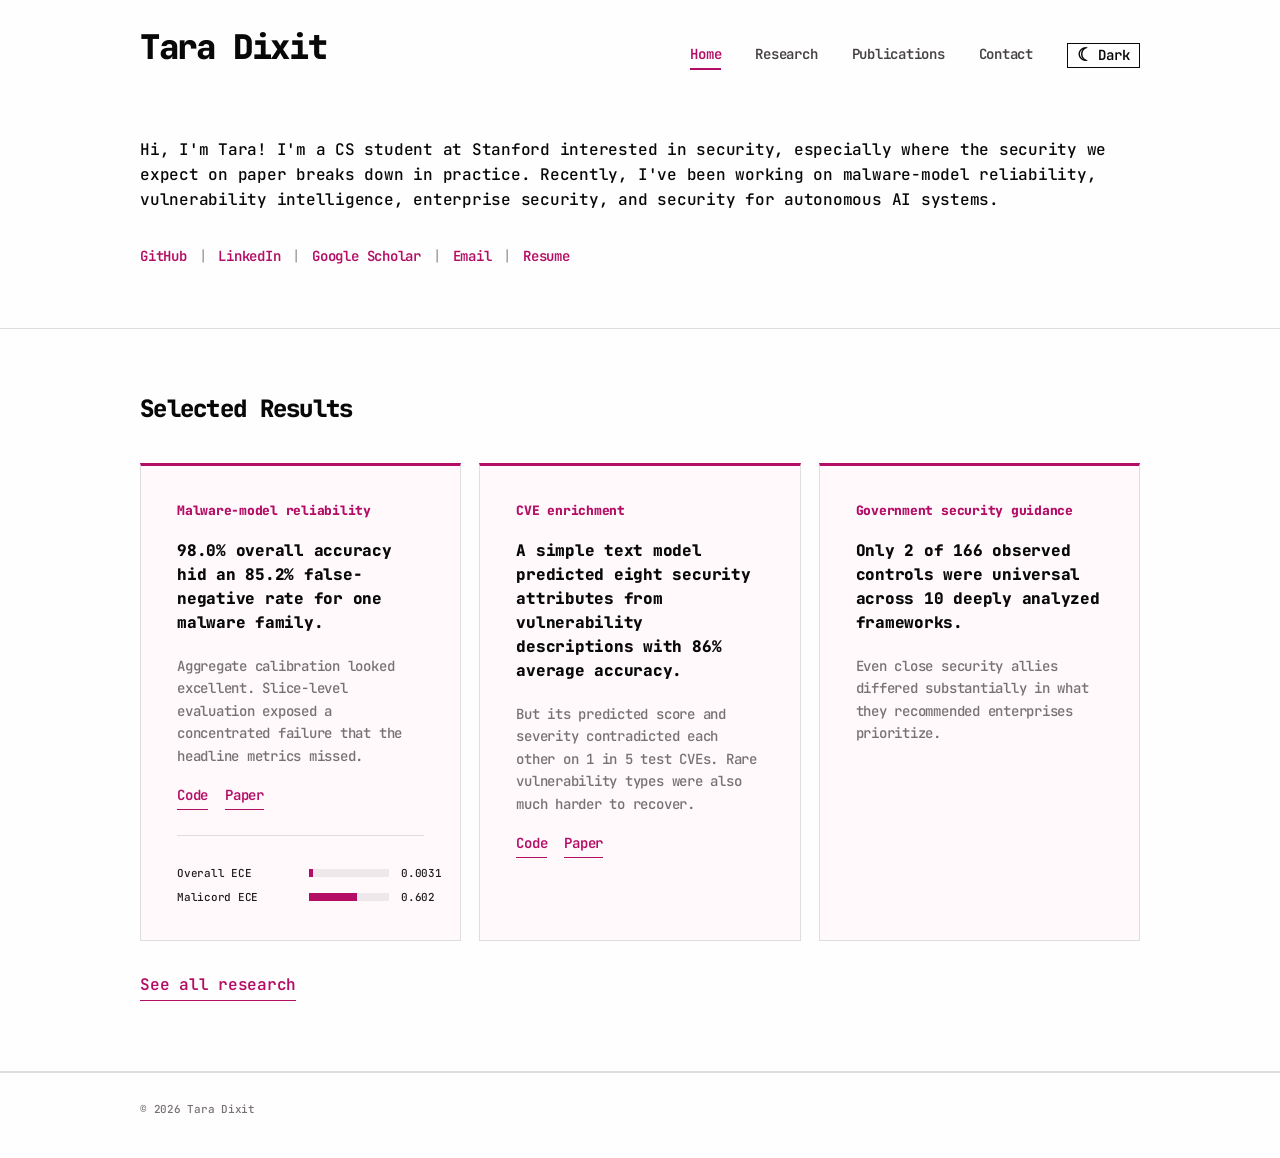
<file: index.html>
<!DOCTYPE html>
<html lang="en">

<head>
  <meta charset="UTF-8">
  <meta name="viewport" content="width=device-width, initial-scale=1.0">

  <title>Tara Dixit</title>

  <meta
    name="description"
    content="Tara Dixit is a Stanford computer science student working on AI security, empirical security, model reliability, and security engineering."
  >

  <link rel="canonical" href="https://taradixit.com/">
  <meta name="theme-color" content="#b30d65">

  <link rel="stylesheet" href="/style.css?v=40">
  <script src="/theme.js?v=3"></script>

  <link rel="icon" href="/assets/favicon.ico" sizes="any">
  <link rel="icon" type="image/png" sizes="32x32" href="/assets/favicon-32x32.png">
  <link rel="apple-touch-icon" href="/assets/apple-touch-icon.png">
</head>


<body>

  <header class="site-header">

    <div class="site-shell header-row">

      <a class="site-title" href="/">
        Tara Dixit
      </a>


      <nav class="main-nav" aria-label="Primary navigation">

        <a href="/" aria-current="page">Home</a>
        <a href="/research/">Research</a>
        <a href="/publications/">Publications</a>
        <a href="/contact/">Contact</a>
        <button class="theme-toggle" type="button" data-theme-toggle aria-label="Switch to dark mode" aria-pressed="false">
          <span class="theme-toggle-icon" data-theme-icon aria-hidden="true">☾</span>
          <span data-theme-label>Dark</span>
        </button>

      </nav>

    </div>

  </header>



  <main>


    <section class="home-hero">

      <div class="site-shell">

        <p class="home-intro">
          Hi, I'm Tara! I'm a CS student at Stanford interested in security,
          especially where the security we expect on paper breaks down in
          practice. Recently, I've been working on malware-model reliability,
          vulnerability intelligence, enterprise security, and security for
          autonomous AI systems.
        </p>


        <div class="profile-links">

          <a
            href="https://github.com/taradixit"
            target="_blank"
            rel="noopener noreferrer"
          >GitHub</a>

          <span>|</span>

          <a
            href="https://www.linkedin.com/in/taradixit/"
            target="_blank"
            rel="noopener noreferrer"
          >LinkedIn</a>

          <span>|</span>

          <a
            href="https://scholar.google.com/citations?user=Z-Bk1xRBwCAC&hl=en&oi=ao"
            target="_blank"
            rel="noopener noreferrer"
          >Google Scholar</a>

          <span>|</span>

          <a href="mailto:tdixit@stanford.edu">Email</a>

          <span>|</span>

          <a
            href="/assets/resume.pdf"
            target="_blank"
            rel="noopener noreferrer"
          >Resume</a>

        </div>

      </div>

    </section>



    <section class="home-section">

      <div class="site-shell">

        <h1 class="home-section-title">
          Selected Results
        </h1>


        <div class="result-grid">


          <article class="result-card">

            <p class="result-project">
              Malware-model reliability
            </p>

            <h2>
              98.0% overall accuracy hid an 85.2% false-negative rate for one malware family.
            </h2>

            <p>
              Aggregate calibration looked excellent. Slice-level evaluation
              exposed a concentrated failure that the headline metrics missed.
            </p>

            <div class="artifact-links">
              <a
                href="https://github.com/taradixit/ember-family-calibration"
                target="_blank"
                rel="noopener noreferrer"
              >Code</a>
              <a
                href="/assets/EMBER2024_Family_Calibration.pdf"
                target="_blank"
                rel="noopener noreferrer"
              >Paper</a>
            </div>


            <div class="mini-figure">

              <div class="figure-row">

                <span>Overall ECE</span>

                <div class="figure-track">
                  <div class="figure-bar figure-overall"></div>
                </div>

                <span>0.0031</span>

              </div>


              <div class="figure-row">

                <span>Malicord ECE</span>

                <div class="figure-track">
                  <div class="figure-bar figure-family"></div>
                </div>

                <span>0.602</span>

              </div>

            </div>

          </article>



          <article class="result-card">

            <p class="result-project">
              CVE enrichment
            </p>

            <h2>
              A simple text model predicted eight security attributes from
              vulnerability descriptions with 86% average accuracy.
            </h2>

            <p>
              But its predicted score and severity contradicted each other on
              1 in 5 test CVEs. Rare vulnerability types were also much harder
              to recover.
            </p>

            <div class="artifact-links">
              <a
                href="https://github.com/taradixit/cve-enrichment-project"
                target="_blank"
                rel="noopener noreferrer"
              >Code</a>
              <a
                href="/assets/CVE_Enrichment_Under_Distribution_Shift.pdf"
                target="_blank"
                rel="noopener noreferrer"
              >Paper</a>
            </div>

          </article>



          <article class="result-card">

            <p class="result-project">
              Government security guidance
            </p>

            <h2>
              Only 2 of 166 observed controls were universal across 10 deeply analyzed frameworks.
            </h2>

            <p>
              Even close security allies differed substantially in what they
              recommended enterprises prioritize.
            </p>

          </article>


        </div>


        <p class="section-link">
          <a href="/research/">See all research</a>
        </p>

      </div>

    </section>


  </main>



  <footer class="site-footer">

    <div class="site-shell">
      © 2026 Tara Dixit
    </div>

  </footer>


</body>

</html>
</file>
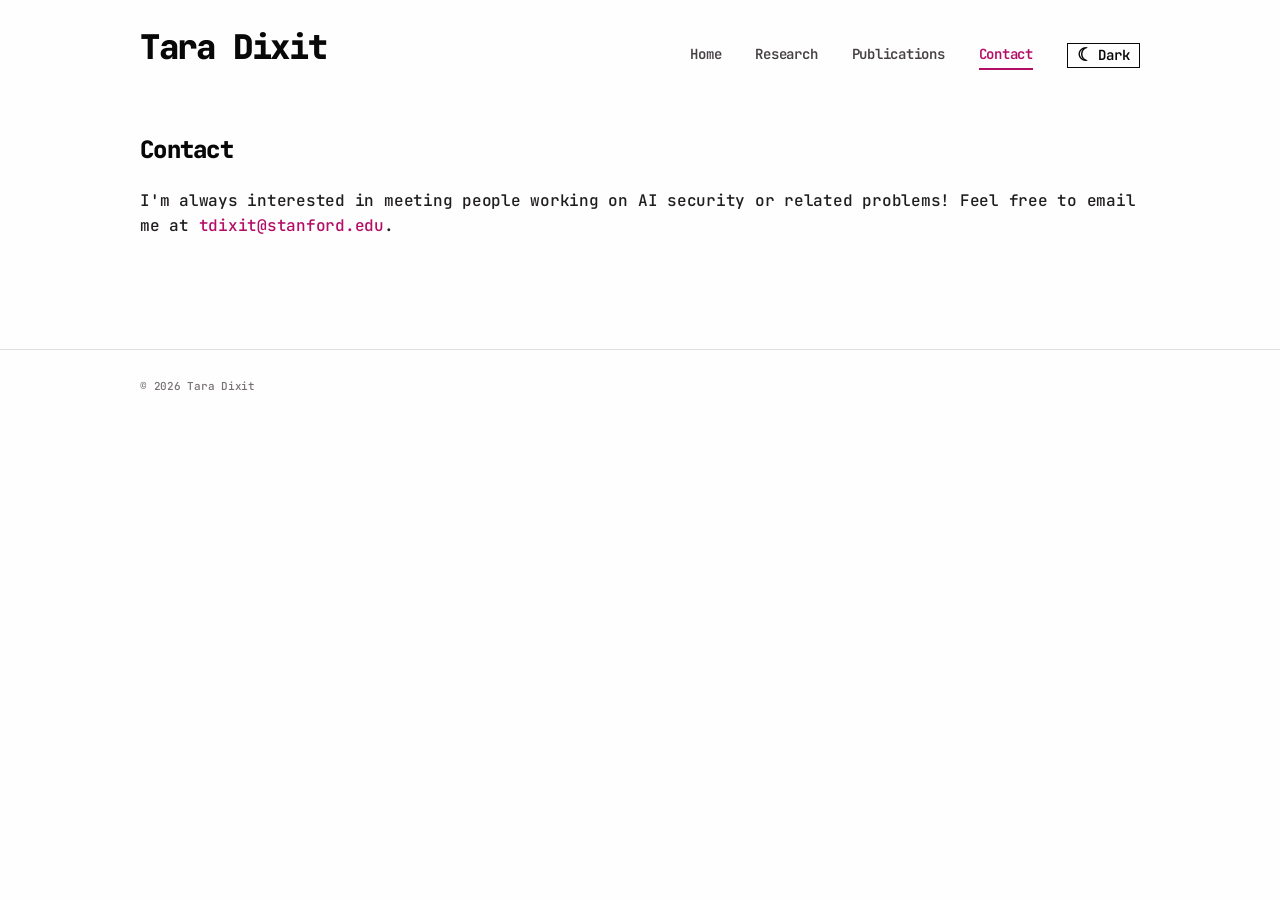
<file: contact/index.html>
<!DOCTYPE html>
<html lang="en">
<head>
  <meta charset="UTF-8">
  <meta name="viewport" content="width=device-width, initial-scale=1.0">
  <title>Contact — Tara Dixit</title>
  <meta
    name="description"
    content="Contact Tara Dixit about AI security, empirical security, or related research."
  >
  <link rel="canonical" href="https://taradixit.com/contact/">
  <meta name="theme-color" content="#b30d65">
  <link rel="stylesheet" href="/style.css?v=40">
  <script src="/theme.js?v=3"></script>

  <link rel="icon" href="/assets/favicon.ico" sizes="any">
  <link rel="icon" type="image/png" sizes="32x32" href="/assets/favicon-32x32.png">
  <link rel="apple-touch-icon" href="/assets/apple-touch-icon.png">
</head>
<body>
  <header class="site-header">
    <div class="site-shell header-row">
      <a class="site-title" href="/">
        Tara Dixit
      </a>
      <nav class="main-nav">
        <a href="/">Home</a>
        <a href="/research/">Research</a>
        <a href="/publications/">Publications</a>
        <a href="/contact/" aria-current="page">Contact</a>
        <button class="theme-toggle" type="button" data-theme-toggle aria-label="Switch to dark mode" aria-pressed="false">
          <span class="theme-toggle-icon" data-theme-icon aria-hidden="true">☾</span>
          <span data-theme-label>Dark</span>
        </button>
      </nav>
    </div>
  </header>
  <main>
    <section class="contact-main">
      <div class="site-shell">
        <h1 class="page-title">
          Contact
        </h1>
        <p class="contact-copy">
          I'm always interested in meeting people working on AI security or
          related problems! Feel free to email me at
          <a href="mailto:tdixit@stanford.edu">tdixit@stanford.edu</a>.
        </p>
      </div>
    </section>
  </main>
  <footer class="site-footer">
    <div class="site-shell">
      © 2026 Tara Dixit
    </div>
  </footer>
</body>
</html>
</file>
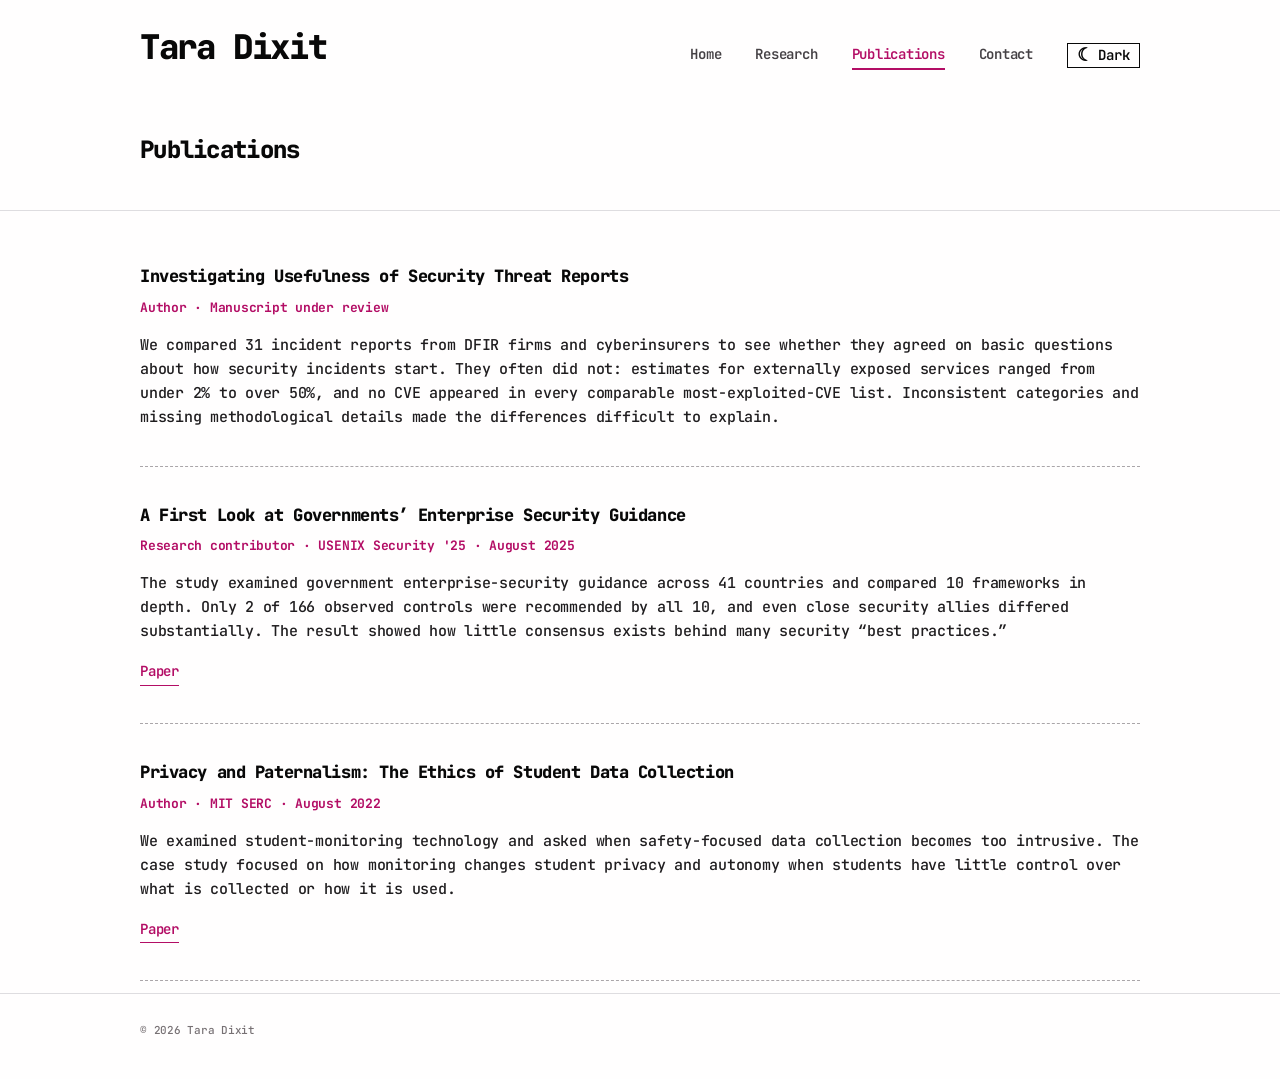
<file: publications/index.html>
<!DOCTYPE html>
<html lang="en">
<head>
  <meta charset="UTF-8">
  <meta name="viewport" content="width=device-width, initial-scale=1.0">
  <title>Publications — Tara Dixit</title>
  <meta
    name="description"
    content="Publications and research contributions by Tara Dixit."
  >
  <link rel="canonical" href="https://taradixit.com/publications/">
  <meta name="theme-color" content="#b30d65">
  <link rel="stylesheet" href="/style.css?v=40">
  <script src="/theme.js?v=3"></script>
  <link rel="icon" href="/assets/favicon.ico" sizes="any">
  <link rel="icon" type="image/png" sizes="32x32" href="/assets/favicon-32x32.png">
  <link rel="apple-touch-icon" href="/assets/apple-touch-icon.png">
</head>
<body>
  <header class="site-header">
    <div class="site-shell header-row">
      <a class="site-title" href="/">
        Tara Dixit
      </a>
      <nav class="main-nav">
        <a href="/">Home</a>
        <a href="/research/">Research</a>
        <a href="/publications/" aria-current="page">Publications</a>
        <a href="/contact/">Contact</a>
        <button class="theme-toggle" type="button" data-theme-toggle aria-label="Switch to dark mode" aria-pressed="false">
          <span class="theme-toggle-icon" data-theme-icon aria-hidden="true">☾</span>
          <span data-theme-label>Dark</span>
        </button>
      </nav>
    </div>
  </header>
  <main>
    <section class="page-hero">
      <div class="site-shell">
        <h1 class="page-title">
          Publications
        </h1>
      </div>
    </section>
    <section class="publication-list">
      <div class="site-shell">
        <article class="publication-item">
          <h2>
            Investigating Usefulness of Security Threat Reports
          </h2>
          <p class="publication-meta">
            Author · Manuscript under review
          </p>
          <p>
            We compared 31 incident reports from DFIR firms and cyberinsurers
            to see whether they agreed on basic questions about how security
            incidents start. They often did not: estimates for externally
            exposed services ranged from under 2% to over 50%, and no CVE
            appeared in every comparable most-exploited-CVE list. Inconsistent
            categories and missing methodological details made the differences
            difficult to explain.
          </p>
        </article>
        <article class="publication-item">
          <h2>
            A First Look at Governments’ Enterprise Security Guidance
          </h2>
          <p class="publication-meta">
            Research contributor · USENIX Security '25 · August 2025
          </p>
          <p>
            The study examined government enterprise-security guidance across
            41 countries and compared 10 frameworks in depth. Only 2 of 166
            observed controls were recommended by all 10, and even close
            security allies differed substantially. The result showed how
            little consensus exists behind many security “best practices.”
          </p>
          <div class="artifact-links">
            <a
              href="/assets/government-guidance.pdf"
              target="_blank"
              rel="noopener noreferrer"
            >Paper</a>
          </div>
        </article>
        <article class="publication-item">
          <h2>
            Privacy and Paternalism: The Ethics of Student Data Collection
          </h2>
          <p class="publication-meta">
            Author · MIT SERC · August 2022
          </p>
          <p>
            We examined student-monitoring technology and asked when
            safety-focused data collection becomes too intrusive. The case
            study focused on how monitoring changes student privacy and
            autonomy when students have little control over what is collected
            or how it is used.
          </p>
          <div class="artifact-links">
            <a
              href="https://mit-serc.pubpub.org/pub/privacy-and-paternalism/release/2"
              target="_blank"
              rel="noopener noreferrer"
            >Paper</a>
          </div>
        </article>
      </div>
    </section>
  </main>
  <footer class="site-footer">
    <div class="site-shell">
      © 2026 Tara Dixit
    </div>
  </footer>
</body>
</html>
</file>
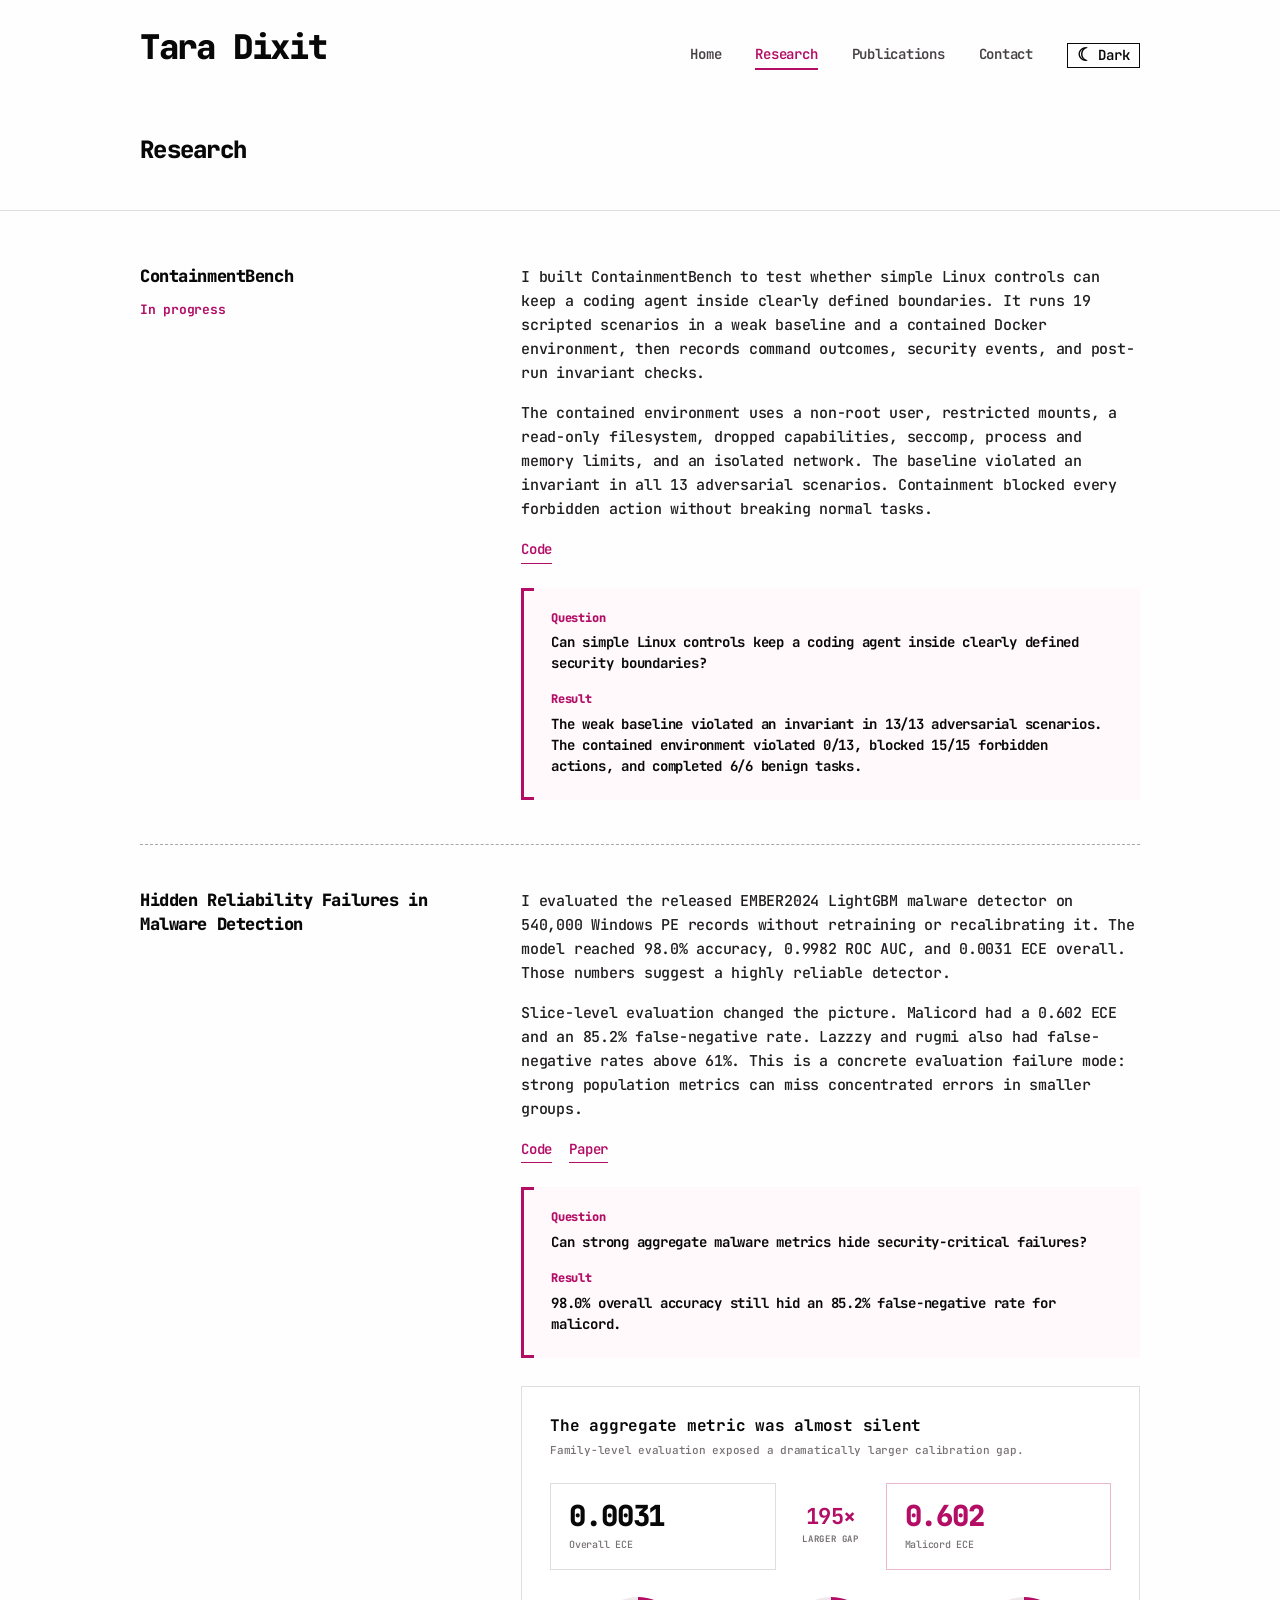
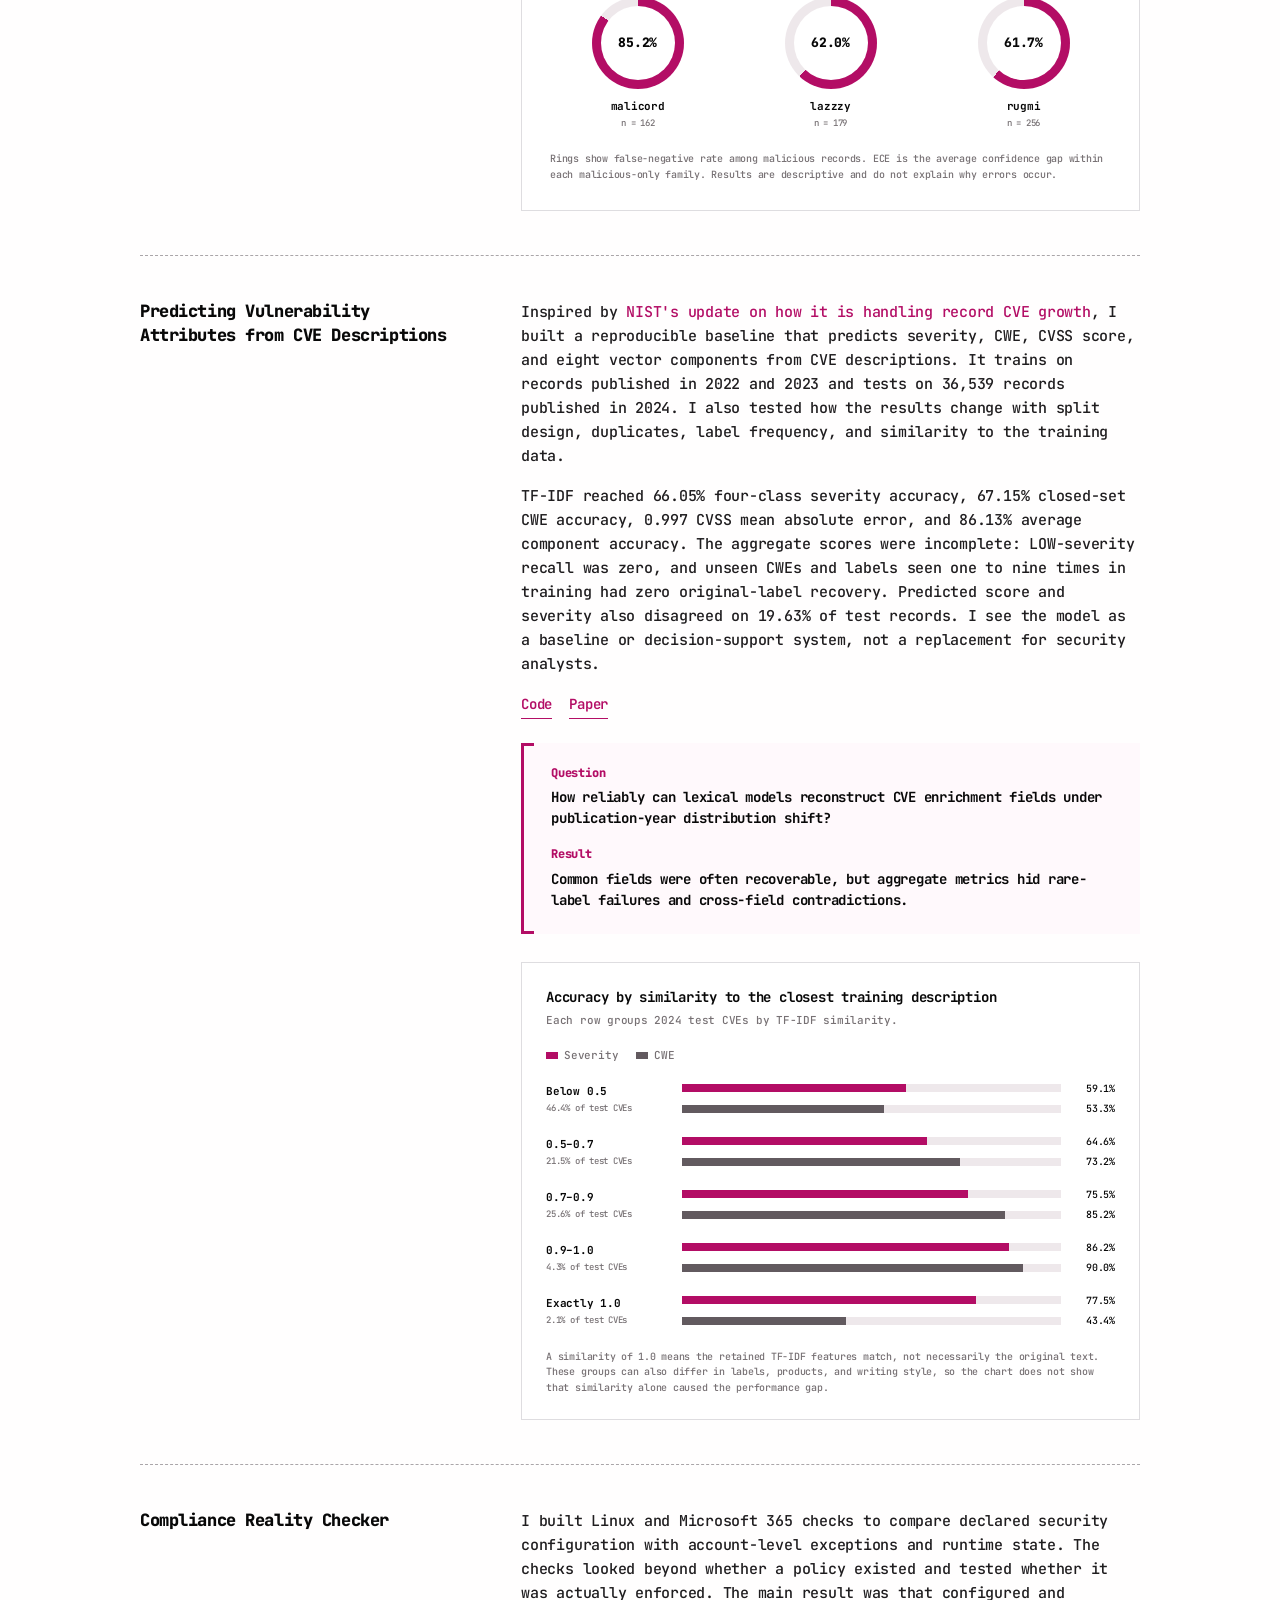
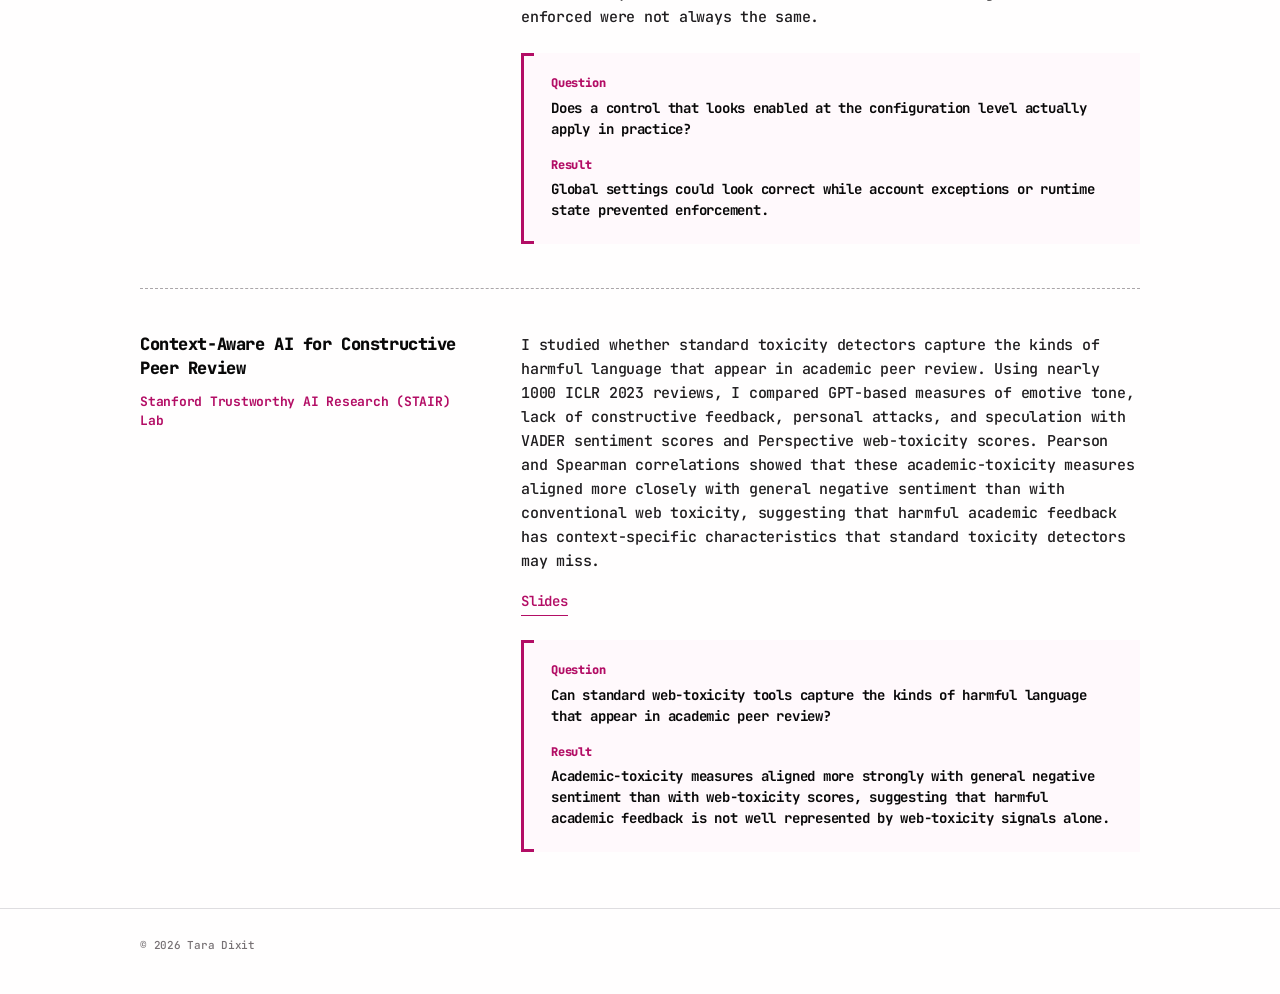
<file: research/index.html>
<!DOCTYPE html>
<html lang="en">

<head>
  <meta charset="UTF-8">
  <meta name="viewport" content="width=device-width, initial-scale=1.0">

  <title>Research — Tara Dixit</title>

  <meta
    name="description"
    content="Research by Tara Dixit in AI security, empirical security, model reliability, vulnerability intelligence, and security engineering."
  >

  <link rel="canonical" href="https://taradixit.com/research/">
  <meta name="theme-color" content="#b30d65">

  <link rel="stylesheet" href="/style.css?v=40">
  <script src="/theme.js?v=3"></script>
  <link rel="icon" href="/assets/favicon.ico" sizes="any">
  <link rel="icon" type="image/png" sizes="32x32" href="/assets/favicon-32x32.png">
  <link rel="apple-touch-icon" href="/assets/apple-touch-icon.png">
</head>


<body>

  <header class="site-header">

    <div class="site-shell header-row">

      <a class="site-title" href="/">
        Tara Dixit
      </a>


      <nav class="main-nav">

        <a href="/">Home</a>
        <a href="/research/" aria-current="page">Research</a>
        <a href="/publications/">Publications</a>
        <a href="/contact/">Contact</a>
        <button class="theme-toggle" type="button" data-theme-toggle aria-label="Switch to dark mode" aria-pressed="false">
          <span class="theme-toggle-icon" data-theme-icon aria-hidden="true">☾</span>
          <span data-theme-label>Dark</span>
        </button>

      </nav>

    </div>

  </header>



  <main>


    <section class="page-hero">

      <div class="site-shell">

        <h1 class="page-title">
          Research
        </h1>

      </div>

    </section>



    <section class="research-list">

      <div class="site-shell">


        <!-- CONTAINMENTBENCH -->

        <article class="research-entry">

          <div>

            <h2>
              ContainmentBench
            </h2>

            <p class="project-meta">
              In progress
            </p>

          </div>


          <div class="research-body">

            <p>
              I built ContainmentBench to test whether simple Linux controls can
              keep a coding agent inside clearly defined boundaries. It runs 19
              scripted scenarios in a weak baseline and a contained Docker
              environment, then records command outcomes, security events, and
              post-run invariant checks.
            </p>

            <p>
              The contained environment uses a non-root user, restricted mounts,
              a read-only filesystem, dropped capabilities, seccomp, process and
              memory limits, and an isolated network. The baseline violated an
              invariant in all 13 adversarial scenarios. Containment blocked every
              forbidden action without breaking normal tasks.
            </p>


            <div class="artifact-links">
              <a
                href="https://github.com/taradixit/containmentbench"
                target="_blank"
                rel="noopener noreferrer"
              >Code</a>
            </div>


            <div class="signal-box">

              <div class="signal-row">

                <span class="signal-label">Question</span>

                <span class="signal-text">
                  Can simple Linux controls keep a coding agent inside clearly
                  defined security boundaries?
                </span>

              </div>


              <div class="signal-row">

                <span class="signal-label">Result</span>

                <span class="signal-text">
                  The weak baseline violated an invariant in 13/13 adversarial
                  scenarios. The contained environment violated 0/13, blocked
                  15/15 forbidden actions, and completed 6/6 benign tasks.
                </span>

              </div>

            </div>


          </div>

        </article>



        <!-- EMBER -->

        <article class="research-entry">

          <div>

            <h2>
              Hidden Reliability Failures in Malware Detection
            </h2>

          </div>


          <div class="research-body">

            <p>
              I evaluated the released EMBER2024 LightGBM malware detector on
              540,000 Windows PE records without retraining or recalibrating it.
              The model reached 98.0% accuracy, 0.9982 ROC AUC, and 0.0031 ECE
              overall. Those numbers suggest a highly reliable detector.
            </p>

            <p>
              Slice-level evaluation changed the picture. Malicord had a 0.602
              ECE and an 85.2% false-negative rate. Lazzzy and rugmi also had
              false-negative rates above 61%. This is a concrete evaluation
              failure mode: strong population metrics can miss concentrated
              errors in smaller groups.
            </p>

            <div class="artifact-links">
              <a
                href="https://github.com/taradixit/ember-family-calibration"
                target="_blank"
                rel="noopener noreferrer"
              >Code</a>
              <a
                href="/assets/EMBER2024_Family_Calibration.pdf"
                target="_blank"
                rel="noopener noreferrer"
              >Paper</a>
            </div>


            <div class="signal-box">

              <div class="signal-row">

                <span class="signal-label">Question</span>

                <span class="signal-text">
                  Can strong aggregate malware metrics hide security-critical
                  failures?
                </span>

              </div>


              <div class="signal-row">

                <span class="signal-label">Result</span>

                <span class="signal-text">
                  98.0% overall accuracy still hid an 85.2% false-negative
                  rate for malicord.
                </span>

              </div>

            </div>


            <figure class="family-contrast">

              <figcaption>
                <strong>The aggregate metric was almost silent</strong>
                <span>
                  Family-level evaluation exposed a dramatically larger calibration gap.
                </span>
              </figcaption>

              <div class="ece-contrast">
                <div class="contrast-metric">
                  <span class="contrast-value">0.0031</span>
                  <span class="contrast-label">Overall ECE</span>
                </div>

                <div
                  class="contrast-ratio"
                  aria-label="Malicord ECE was about 195 times the overall ECE"
                >
                  <strong>195×</strong>
                  <span>larger gap</span>
                </div>

                <div class="contrast-metric contrast-family">
                  <span class="contrast-value">0.602</span>
                  <span class="contrast-label">Malicord ECE</span>
                </div>
              </div>

              <div class="failure-dials" aria-label="False-negative rates by malware family">
                <div class="failure-stat">
                  <div
                    class="failure-ring"
                    style="--value: 85.2%"
                    role="img"
                    aria-label="Malicord false-negative rate: 85.2 percent"
                  ><span>85.2%</span></div>
                  <strong>malicord</strong>
                  <span>n = 162</span>
                </div>

                <div class="failure-stat">
                  <div
                    class="failure-ring"
                    style="--value: 62%"
                    role="img"
                    aria-label="Lazzzy false-negative rate: 62.0 percent"
                  ><span>62.0%</span></div>
                  <strong>lazzzy</strong>
                  <span>n = 179</span>
                </div>

                <div class="failure-stat">
                  <div
                    class="failure-ring"
                    style="--value: 61.7%"
                    role="img"
                    aria-label="Rugmi false-negative rate: 61.7 percent"
                  ><span>61.7%</span></div>
                  <strong>rugmi</strong>
                  <span>n = 256</span>
                </div>
              </div>

              <p class="chart-note">
                Rings show false-negative rate among malicious records. ECE is
                the average confidence gap within each malicious-only family.
                Results are descriptive and do not explain why errors occur.
              </p>

            </figure>


          </div>

        </article>



        <!-- CVE -->

        <article class="research-entry">

          <div>

            <h2>
              Predicting Vulnerability Attributes from CVE Descriptions
            </h2>

          </div>


          <div class="research-body">

            <p>
              Inspired by
              <a
                href="https://www.nist.gov/news-events/news/2026/04/nist-updates-nvd-operations-address-record-cve-growth"
                target="_blank"
                rel="noopener noreferrer"
              >NIST's update on how it is handling record CVE growth</a>, I
              built a reproducible baseline that predicts severity, CWE, CVSS
              score, and eight vector components from CVE descriptions. It
              trains on records published in 2022 and 2023 and tests on 36,539
              records published in 2024. I also tested how the results change
              with split design, duplicates, label frequency, and similarity
              to the training data.
            </p>

            <p>
              TF-IDF reached 66.05% four-class severity accuracy, 67.15%
              closed-set CWE accuracy, 0.997 CVSS mean absolute error, and
              86.13% average component accuracy. The aggregate scores were
              incomplete: LOW-severity recall was zero, and unseen CWEs and
              labels seen one to nine times in training had zero original-label
              recovery. Predicted score and severity also disagreed on 19.63%
              of test records. I see the model as a baseline or decision-support
              system, not a replacement for security analysts.
            </p>

            <div class="artifact-links">
              <a
                href="https://github.com/taradixit/cve-enrichment-project"
                target="_blank"
                rel="noopener noreferrer"
              >Code</a>
              <a
                href="/assets/CVE_Enrichment_Under_Distribution_Shift.pdf"
                target="_blank"
                rel="noopener noreferrer"
              >Paper</a>
            </div>


            <div class="signal-box">

              <div class="signal-row">

                <span class="signal-label">Question</span>

                <span class="signal-text">
                  How reliably can lexical models reconstruct CVE enrichment
                  fields under publication-year distribution shift?
                </span>

              </div>


              <div class="signal-row">

                <span class="signal-label">Result</span>

                <span class="signal-text">
                  Common fields were often recoverable, but aggregate metrics
                  hid rare-label failures and cross-field contradictions.
                </span>

              </div>

            </div>


            <figure class="similarity-chart">

              <figcaption>
                <strong>Accuracy by similarity to the closest training description</strong>
                <span>
                  Each row groups 2024 test CVEs by TF-IDF similarity.
                </span>
              </figcaption>

              <div class="chart-legend" aria-label="Chart legend">
                <span><i class="legend-severity"></i>Severity</span>
                <span><i class="legend-cwe"></i>CWE</span>
              </div>

              <div class="similarity-band">
                <div class="band-label">
                  <strong>Below 0.5</strong>
                  <span>46.4% of test CVEs</span>
                </div>
                <div class="band-bars">
                  <div class="bar-row">
                    <div class="bar-track"><div class="bar-fill severity-bar" style="width: 59.13%"></div></div>
                    <span>59.1%</span>
                  </div>
                  <div class="bar-row">
                    <div class="bar-track"><div class="bar-fill cwe-bar" style="width: 53.32%"></div></div>
                    <span>53.3%</span>
                  </div>
                </div>
              </div>

              <div class="similarity-band">
                <div class="band-label">
                  <strong>0.5–0.7</strong>
                  <span>21.5% of test CVEs</span>
                </div>
                <div class="band-bars">
                  <div class="bar-row">
                    <div class="bar-track"><div class="bar-fill severity-bar" style="width: 64.58%"></div></div>
                    <span>64.6%</span>
                  </div>
                  <div class="bar-row">
                    <div class="bar-track"><div class="bar-fill cwe-bar" style="width: 73.21%"></div></div>
                    <span>73.2%</span>
                  </div>
                </div>
              </div>

              <div class="similarity-band">
                <div class="band-label">
                  <strong>0.7–0.9</strong>
                  <span>25.6% of test CVEs</span>
                </div>
                <div class="band-bars">
                  <div class="bar-row">
                    <div class="bar-track"><div class="bar-fill severity-bar" style="width: 75.45%"></div></div>
                    <span>75.5%</span>
                  </div>
                  <div class="bar-row">
                    <div class="bar-track"><div class="bar-fill cwe-bar" style="width: 85.21%"></div></div>
                    <span>85.2%</span>
                  </div>
                </div>
              </div>

              <div class="similarity-band">
                <div class="band-label">
                  <strong>0.9–1.0</strong>
                  <span>4.3% of test CVEs</span>
                </div>
                <div class="band-bars">
                  <div class="bar-row">
                    <div class="bar-track"><div class="bar-fill severity-bar" style="width: 86.19%"></div></div>
                    <span>86.2%</span>
                  </div>
                  <div class="bar-row">
                    <div class="bar-track"><div class="bar-fill cwe-bar" style="width: 89.97%"></div></div>
                    <span>90.0%</span>
                  </div>
                </div>
              </div>

              <div class="similarity-band">
                <div class="band-label">
                  <strong>Exactly 1.0</strong>
                  <span>2.1% of test CVEs</span>
                </div>
                <div class="band-bars">
                  <div class="bar-row">
                    <div class="bar-track"><div class="bar-fill severity-bar" style="width: 77.49%"></div></div>
                    <span>77.5%</span>
                  </div>
                  <div class="bar-row">
                    <div class="bar-track"><div class="bar-fill cwe-bar" style="width: 43.35%"></div></div>
                    <span>43.4%</span>
                  </div>
                </div>
              </div>

              <p class="chart-note">
                A similarity of 1.0 means the retained TF-IDF features match,
                not necessarily the original text. These groups can also differ
                in labels, products, and writing style, so the chart does not
                show that similarity alone caused the performance gap.
              </p>

            </figure>

          </div>

        </article>



        <!-- COMPLIANCE -->

        <article class="research-entry">

          <div>

            <h2>
              Compliance Reality Checker
            </h2>

          </div>


          <div class="research-body">

            <p>
              I built Linux and Microsoft 365 checks to compare declared
              security configuration with account-level exceptions and runtime
              state. The checks looked beyond whether a policy existed and
              tested whether it was actually enforced. The main result was that
              configured and enforced were not always the same.
            </p>


            <div class="signal-box">

              <div class="signal-row">

                <span class="signal-label">Question</span>

                <span class="signal-text">
                  Does a control that looks enabled at the configuration level
                  actually apply in practice?
                </span>

              </div>


              <div class="signal-row">

                <span class="signal-label">Result</span>

                <span class="signal-text">
                  Global settings could look correct while account exceptions
                  or runtime state prevented enforcement.
                </span>

              </div>

            </div>

          </div>

        </article>



        <!-- TOXICITY -->

        <article class="research-entry">

          <div>

            <h2>
              Context-Aware AI for Constructive Peer Review
            </h2>

            <p class="project-meta">
              Stanford Trustworthy AI Research (STAIR) Lab
            </p>

          </div>


          <div class="research-body">

            <p>
              I studied whether standard toxicity detectors capture the kinds
              of harmful language that appear in academic peer review. Using
              nearly 1000 ICLR 2023 reviews, I compared GPT-based measures of
              emotive tone, lack of constructive feedback, personal attacks,
              and speculation with VADER sentiment scores and Perspective
              web-toxicity scores. Pearson and Spearman correlations showed
              that these academic-toxicity measures aligned more closely with
              general negative sentiment than with conventional web toxicity,
              suggesting that harmful academic feedback has context-specific
              characteristics that standard toxicity detectors may miss.
            </p>

            <div class="artifact-links">
              <a
                href="/assets/Context-Aware_AI_for_Constructive_Peer_Review.pdf"
                target="_blank"
                rel="noopener noreferrer"
              >Slides</a>
            </div>


            <div class="signal-box">

              <div class="signal-row">

                <span class="signal-label">Question</span>

                <span class="signal-text">
                  Can standard web-toxicity tools capture the kinds of harmful
                  language that appear in academic peer review?
                </span>

              </div>


              <div class="signal-row">

                <span class="signal-label">Result</span>

                <span class="signal-text">
                  Academic-toxicity measures aligned more strongly with general
                  negative sentiment than with web-toxicity scores, suggesting
                  that harmful academic feedback is not well represented by
                  web-toxicity signals alone.
                </span>

              </div>

            </div>

          </div>

        </article>


      </div>

    </section>


  </main>



  <footer class="site-footer">

    <div class="site-shell">
      © 2026 Tara Dixit
    </div>

  </footer>


</body>

</html>
</file>
<file: style.css>
@import url("https://fonts.googleapis.com/css2?family=JetBrains+Mono:wght@400;500;600;700;800&display=swap");


:root {
  --background: #fffefe;
  --surface: #fff9fc;
  --chart-surface: #fff;
  --metric-surface: rgba(255, 255, 255, 0.82);
  --track: #eee8eb;
  --secondary-bar: #625a5f;

  --text: #1f1d1f;
  --heading: #080808;
  --muted: #777174;
  --nav: #454145;
  --separator: #aaa5a8;

  --border: #dedde0;
  --border-dark: #aaa6a9;
  --card-hover-border: #ccc8cb;

  --magenta: #b30d65;
  --magenta-dark: #85094c;
  --selection: #f5ddea;

  color-scheme: light;
}


:root[data-theme="dark"] {
  --background: #111012;
  --surface: #1a171a;
  --chart-surface: #171417;
  --metric-surface: rgba(31, 27, 31, 0.9);
  --track: #332d31;
  --secondary-bar: #9b9096;

  --text: #ded7db;
  --heading: #fffafd;
  --muted: #aaa1a6;
  --nav: #d4ccd1;
  --separator: #6f666b;

  --border: #3c353a;
  --border-dark: #675c62;
  --card-hover-border: #665a61;

  --magenta: #ef5da8;
  --magenta-dark: #ff8bc4;
  --selection: #633049;

  color-scheme: dark;
}


/* =========================================================
   BASE
   ========================================================= */

* {
  box-sizing: border-box;
}


html {
  scroll-behavior: smooth;
}


body {
  margin: 0;

  background: var(--background);
  color: var(--text);

  font-family:
    "JetBrains Mono",
    monospace;

  font-size: 16px;
  line-height: 1.55;

  font-weight: 500;
  letter-spacing: -0.015em;

  -webkit-font-smoothing: antialiased;
  text-rendering: optimizeLegibility;
}


::selection {
  background: var(--selection);
  color: var(--heading);
}


/*
   Adam's site uses almost the full available width rather than
   putting everything inside a narrow centered column.
*/

.site-shell {
  width: calc(100% - 48px);
  max-width: 1000px;

  margin-left: auto;
  margin-right: auto;
}


a {
  color: var(--magenta);

  text-decoration: none;
}


a:hover {
  color: var(--magenta-dark);
}



/* =========================================================
   HEADER
   ========================================================= */

.site-header {
  padding-top: 30px;
}


.header-row {
  display: flex;
  align-items: baseline;
  justify-content: space-between;

  gap: 40px;
}


.site-title {
  color: var(--heading);

  font-size: 34px;
  line-height: 1;

  font-weight: 800;

  letter-spacing: -0.04em;
}


.site-title:hover {
  color: var(--heading);
}



/* =========================================================
   NAVIGATION
   ========================================================= */

.main-nav {
  display: flex;
  flex-wrap: wrap;
  align-items: center;

  gap: 34px;
}


.main-nav a {
  padding-bottom: 5px;

  border-bottom: 2px solid transparent;

  color: var(--nav);

  font-size: 14px;
  line-height: 1.3;

  font-weight: 600;
}


.main-nav a:hover,
.main-nav a[aria-current="page"] {
  color: var(--magenta);

  border-bottom-color: var(--magenta);
}


.theme-toggle {
  appearance: none;
  transform: translateY(-2px);

  display: inline-flex;
  align-items: center;
  gap: 5px;

  padding: 4px 9px 5px;

  cursor: pointer;
  background: transparent;
  border: 1px solid var(--heading);
  color: var(--heading);

  font: inherit;
  font-size: 14px;
  line-height: 1;
  font-weight: 600;
}


.theme-toggle:hover {
  background: var(--surface);
  color: var(--heading);
  border-color: var(--heading);
}


.theme-toggle:focus-visible {
  outline: 2px solid var(--magenta);
  outline-offset: 4px;
}


.theme-toggle-icon {
  font-family: Georgia, "Times New Roman", serif;
  font-size: 18px;
  line-height: 0.8;
}



/* =========================================================
   HOME INTRO
   ========================================================= */

.home-hero {
  padding: 68px 0 62px;

  border-bottom: 1px solid var(--border);
}


.home-intro {
  max-width: 1350px;

  margin: 0;

  color: var(--heading);

  font-size: 16px;
  line-height: 1.55;

  font-weight: 500;
}


.profile-links {
  display: flex;
  flex-wrap: wrap;

  gap: 12px;

  margin-top: 34px;

  font-size: 14px;
  line-height: 1.4;

  font-weight: 600;
}


.profile-links span {
  color: var(--separator);
}



/* =========================================================
   SELECTED RESULTS
   ========================================================= */

.home-section {
  padding: 66px 0 70px;

  border-bottom: 1px solid var(--border);
}


.home-section-title {
  margin: 0;

  color: var(--heading);

  font-size: 24px;
  line-height: 1.15;

  font-weight: 800;

  letter-spacing: -0.03em;
}


.result-grid {
  display: grid;

  grid-template-columns:
    repeat(3, minmax(0, 1fr));

  gap: 18px;

  margin-top: 40px;
}



/* =========================================================
   RESULT CARDS
   ========================================================= */

.result-card {
  min-height: 275px;

  padding: 36px;

  background: var(--surface);

  border: 1px solid var(--border);
  border-top: 3px solid var(--magenta);
}


.result-project {
  margin: 0 0 19px;

  color: var(--magenta);

  font-size: 13px;
  line-height: 1.4;

  font-weight: 800;
}


.result-card h2 {
  margin: 0;

  color: var(--heading);

  font-size: 16px;
  line-height: 1.5;

  font-weight: 800;
}


.result-card > p:last-of-type {
  margin: 20px 0 0;

  color: var(--muted);

  font-size: 14px;
  line-height: 1.6;

  font-weight: 500;
}



/* =========================================================
   MINI EMBER FIGURE
   ========================================================= */

.mini-figure {
  margin-top: 25px;
  padding-top: 20px;

  border-top: 1px solid var(--border);
}


.figure-row {
  display: grid;

  grid-template-columns:
    120px
    minmax(80px, 1fr)
    65px;

  gap: 12px;

  align-items: center;

  margin-top: 10px;

  font-size: 11px;
  line-height: 1.3;
}


.figure-track {
  height: 8px;

  overflow: hidden;

  background: var(--track);
}


.figure-bar {
  height: 100%;

  background: var(--magenta);
}


.figure-overall {
  width: 4px;
}


.figure-family {
  width: 60.2%;
}


.section-link {
  margin: 32px 0 0;
}


.section-link a,
.artifact-links a {
  display: inline-block;

  padding-bottom: 2px;

  border-bottom: 1px solid var(--magenta);

  font-weight: 600;
}



/* =========================================================
   INTERIOR PAGE HEADER
   ========================================================= */

.page-hero {
  padding: 66px 0 46px;

  border-bottom: 1px solid var(--border);
}


.page-title {
  margin: 0;

  color: var(--heading);

  font-size: 24px;
  line-height: 1.15;

  font-weight: 800;

  letter-spacing: -0.03em;
}



/* =========================================================
   RESEARCH PAGE
   ========================================================= */

.research-list {
  padding: 54px 0 12px;
}


.research-entry {
  display: grid;

  grid-template-columns:
    minmax(280px, 0.7fr)
    minmax(0, 1.3fr);

  gap: 48px;

  padding-bottom: 44px;
  margin-bottom: 44px;

  border-bottom: 1px dashed var(--border-dark);
}


.research-entry:last-child {
  margin-bottom: 0;

  border-bottom: 0;
}


.research-entry h2 {
  margin: 0 0 12px;

  color: var(--heading);

  font-size: 17px;
  line-height: 1.4;

  font-weight: 800;

  letter-spacing: -0.025em;
}


/*
   Research titles intentionally do not change color
   or move when hovered.
*/


.project-meta {
  margin: 0;

  color: var(--magenta);

  font-size: 13px;
  line-height: 1.45;

  font-weight: 700;
}


.research-body > p {
  margin: 0;

  color: var(--text);

  font-size: 15px;
  line-height: 1.6;

  font-weight: 500;
}


.research-body > p + p {
  margin-top: 16px;
}



/* =========================================================
   QUESTION / RESULT BOX
   ========================================================= */

.signal-box {
  position: relative;

  margin-top: 24px;

  padding: 23px 25px 23px 27px;

  background: var(--surface);

  border-left: 3px solid var(--magenta);
}


.signal-box::before,
.signal-box::after {
  content: "";

  position: absolute;

  left: -3px;

  width: 13px;
  height: 3px;

  background: var(--magenta);
}


.signal-box::before {
  top: 0;
}


.signal-box::after {
  bottom: 0;
}


.signal-row + .signal-row {
  margin-top: 18px;
}


.signal-label {
  display: block;

  margin-bottom: 6px;

  color: var(--magenta);

  font-size: 12px;
  line-height: 1.3;

  font-weight: 800;
}


.signal-text {
  display: block;

  color: var(--heading);

  font-size: 14px;
  line-height: 1.5;

  font-weight: 700;
}


/* =========================================================
   CVE SIMILARITY CHART
   ========================================================= */

.similarity-chart {
  margin: 28px 0 0;
  padding: 24px;

  background: var(--chart-surface);
  border: 1px solid var(--border);
}


.similarity-chart figcaption strong,
.similarity-chart figcaption span {
  display: block;
}


.similarity-chart figcaption strong {
  color: var(--heading);
  font-size: 14px;
  line-height: 1.45;
}


.similarity-chart figcaption span {
  margin-top: 5px;

  color: var(--muted);
  font-size: 11px;
  line-height: 1.5;
}


.chart-legend {
  display: flex;
  gap: 18px;

  margin-top: 18px;

  color: var(--muted);
  font-size: 11px;
}


.chart-legend span {
  display: flex;
  align-items: center;
  gap: 6px;
}


.chart-legend i {
  width: 12px;
  height: 7px;
}


.legend-severity,
.severity-bar {
  background: var(--magenta);
}


.legend-cwe,
.cwe-bar {
  background: var(--secondary-bar);
}


.similarity-band {
  display: grid;
  grid-template-columns: 120px minmax(0, 1fr);
  gap: 16px;
  align-items: center;

  margin-top: 17px;
}


.band-label strong,
.band-label span {
  display: block;
}


.band-label strong {
  color: var(--heading);
  font-size: 11px;
}


.band-label span {
  margin-top: 2px;

  color: var(--muted);
  font-size: 9px;
  line-height: 1.35;
}


.bar-row {
  display: grid;
  grid-template-columns: minmax(0, 1fr) 46px;
  gap: 8px;
  align-items: center;
}


.bar-row + .bar-row {
  margin-top: 5px;
}


.bar-track {
  height: 8px;

  overflow: hidden;
  background: var(--track);
}


.bar-fill {
  height: 100%;
}


.bar-row > span {
  color: var(--heading);
  font-size: 10px;
  text-align: right;
}


.chart-note {
  margin: 20px 0 0;

  color: var(--muted);
  font-size: 10px;
  line-height: 1.55;
}


/* =========================================================
   EMBER FAMILY CONTRAST
   ========================================================= */

.family-contrast {
  position: relative;

  margin: 28px 0 0;
  padding: 28px;

  overflow: hidden;
  background: var(--chart-surface);
  border: 1px solid var(--border);
}


.family-contrast figcaption,
.family-contrast > * {
  position: relative;
  z-index: 1;
}


.family-contrast figcaption strong,
.family-contrast figcaption span {
  display: block;
}


.family-contrast figcaption strong {
  color: var(--heading);
  font-size: 16px;
  line-height: 1.4;
}


.family-contrast figcaption span {
  margin-top: 5px;

  color: var(--muted);
  font-size: 11px;
  line-height: 1.5;
}


.ece-contrast {
  display: grid;
  grid-template-columns: minmax(0, 1fr) auto minmax(0, 1fr);
  gap: 18px;
  align-items: center;

  margin-top: 24px;
}


.contrast-metric {
  padding: 17px 18px;

  background: var(--metric-surface);
  border: 1px solid var(--border);
}


.contrast-value,
.contrast-label {
  display: block;
}


.contrast-value {
  color: var(--heading);
  font-size: 29px;
  line-height: 1;
  font-weight: 800;
  letter-spacing: -0.04em;
}


.contrast-label {
  margin-top: 7px;

  color: var(--muted);
  font-size: 10px;
}


.contrast-family {
  border-color: rgba(193, 32, 104, 0.32);
}


.contrast-family .contrast-value {
  color: var(--magenta);
}


.contrast-ratio {
  min-width: 74px;

  color: var(--muted);
  text-align: center;
}


.contrast-ratio strong,
.contrast-ratio span {
  display: block;
}


.contrast-ratio strong {
  color: var(--magenta);
  font-size: 22px;
  line-height: 1;
  letter-spacing: -0.04em;
}


.contrast-ratio span {
  margin-top: 5px;

  font-size: 9px;
  font-weight: 700;
  text-transform: uppercase;
  letter-spacing: 0.07em;
}


.failure-dials {
  display: grid;
  grid-template-columns: repeat(3, 1fr);
  gap: 18px;

  margin-top: 27px;
}


.failure-stat {
  text-align: center;
}


.failure-ring {
  --value: 0%;

  position: relative;

  display: grid;
  place-items: center;

  width: 92px;
  aspect-ratio: 1;
  margin: 0 auto;

  background: conic-gradient(var(--magenta) var(--value), var(--track) 0);
  border-radius: 50%;
}


.failure-ring::before {
  position: absolute;
  inset: 9px;

  content: "";
  background: var(--chart-surface);
  border-radius: 50%;
}


.failure-ring span {
  position: relative;
  z-index: 1;

  color: var(--heading);
  font-size: 13px;
  font-weight: 800;
}


.failure-stat > strong,
.failure-stat > span {
  display: block;
}


.failure-stat > strong {
  margin-top: 9px;

  color: var(--heading);
  font-size: 11px;
}


.failure-stat > span {
  margin-top: 2px;

  color: var(--muted);
  font-size: 9px;
}



/* =========================================================
   PUBLICATIONS
   ========================================================= */

.publication-list {
  padding: 54px 0 12px;
}


.publication-item {
  padding-bottom: 37px;
  margin-bottom: 37px;

  border-bottom: 1px dashed var(--border-dark);
}


.publication-item:last-child {
  margin-bottom: 0;
}


.publication-item h2 {
  margin: 0 0 10px;

  color: var(--heading);

  font-size: 17px;
  line-height: 1.4;

  font-weight: 800;

  letter-spacing: -0.025em;
}


.publication-meta {
  margin: 0 0 15px;

  color: var(--magenta);

  font-size: 13px;
  line-height: 1.45;

  font-weight: 700;
}


.publication-item > p:not(.publication-meta) {
  max-width: 1200px;

  margin: 0;

  color: var(--text);

  font-size: 15px;
  line-height: 1.6;

  font-weight: 500;
}


.artifact-links {
  display: flex;
  flex-wrap: wrap;

  gap: 17px;

  margin-top: 18px;

  font-size: 14px;
}



/* =========================================================
   CONTACT
   ========================================================= */

.contact-main {
  padding: 66px 0 110px;
}


.contact-copy {
  max-width: 1100px;

  margin: 24px 0 0;

  color: var(--text);

  font-size: 16px;
  line-height: 1.6;

  font-weight: 500;
}



/* =========================================================
   FOOTER
   ========================================================= */

.site-footer {
  padding: 28px 0 40px;

  border-top: 1px solid var(--border);

  color: var(--muted);

  font-size: 11px;
}



/* =========================================================
   HOME CARD INTERACTION
   ========================================================= */

@media (prefers-reduced-motion: no-preference) {

  .result-card {
    transition:
      transform 0.13s ease,
      border-color 0.13s ease;
  }


  .result-card:hover {
    transform: translateY(-2px);

    border-color: var(--card-hover-border);
    border-top-color: var(--magenta);
  }

}



/* =========================================================
   MOBILE
   ========================================================= */

@media (max-width: 850px) {

  .site-shell {
    width: calc(100% - 28px);
  }


  .site-header {
    padding-top: 22px;
  }


  .header-row {
    align-items: flex-start;
    flex-direction: column;

    gap: 22px;
  }


  .site-title {
    font-size: 28px;
  }


  .main-nav {
    gap: 19px;
  }


  .main-nav a {
    font-size: 13px;
  }


  .theme-toggle {
    font-size: 13px;
  }


  .home-hero {
    padding: 50px 0 48px;
  }


  .home-intro {
    font-size: 15px;
    line-height: 1.55;
  }


  .profile-links {
    font-size: 13px;
  }


  .home-section {
    padding: 50px 0;
  }


  .home-section-title,
  .page-title {
    font-size: 21px;
  }


  .result-grid {
    grid-template-columns: 1fr;
  }


  .result-card {
    min-height: 0;
  }


  .page-hero {
    padding: 50px 0 38px;
  }


  .research-entry {
    grid-template-columns: 1fr;

    gap: 17px;

    padding-bottom: 36px;
    margin-bottom: 36px;
  }


  .research-entry h2 {
    font-size: 15px;
  }


  .research-body > p {
    font-size: 13px;
  }


  .signal-text {
    font-size: 13px;
  }


  .family-contrast {
    padding: 20px;
  }


  .ece-contrast {
    grid-template-columns: 1fr;
    gap: 10px;
  }


  .contrast-ratio {
    display: flex;
    align-items: baseline;
    justify-content: center;
    gap: 7px;
  }


  .failure-dials {
    gap: 8px;
  }


  .failure-ring {
    width: 76px;
  }


  .publication-item h2 {
    font-size: 15px;
  }


  .publication-item > p:not(.publication-meta) {
    font-size: 13px;
  }


  .contact-main {
    padding: 52px 0 88px;
  }


  .contact-copy {
    font-size: 14px;
  }

}
</file>
